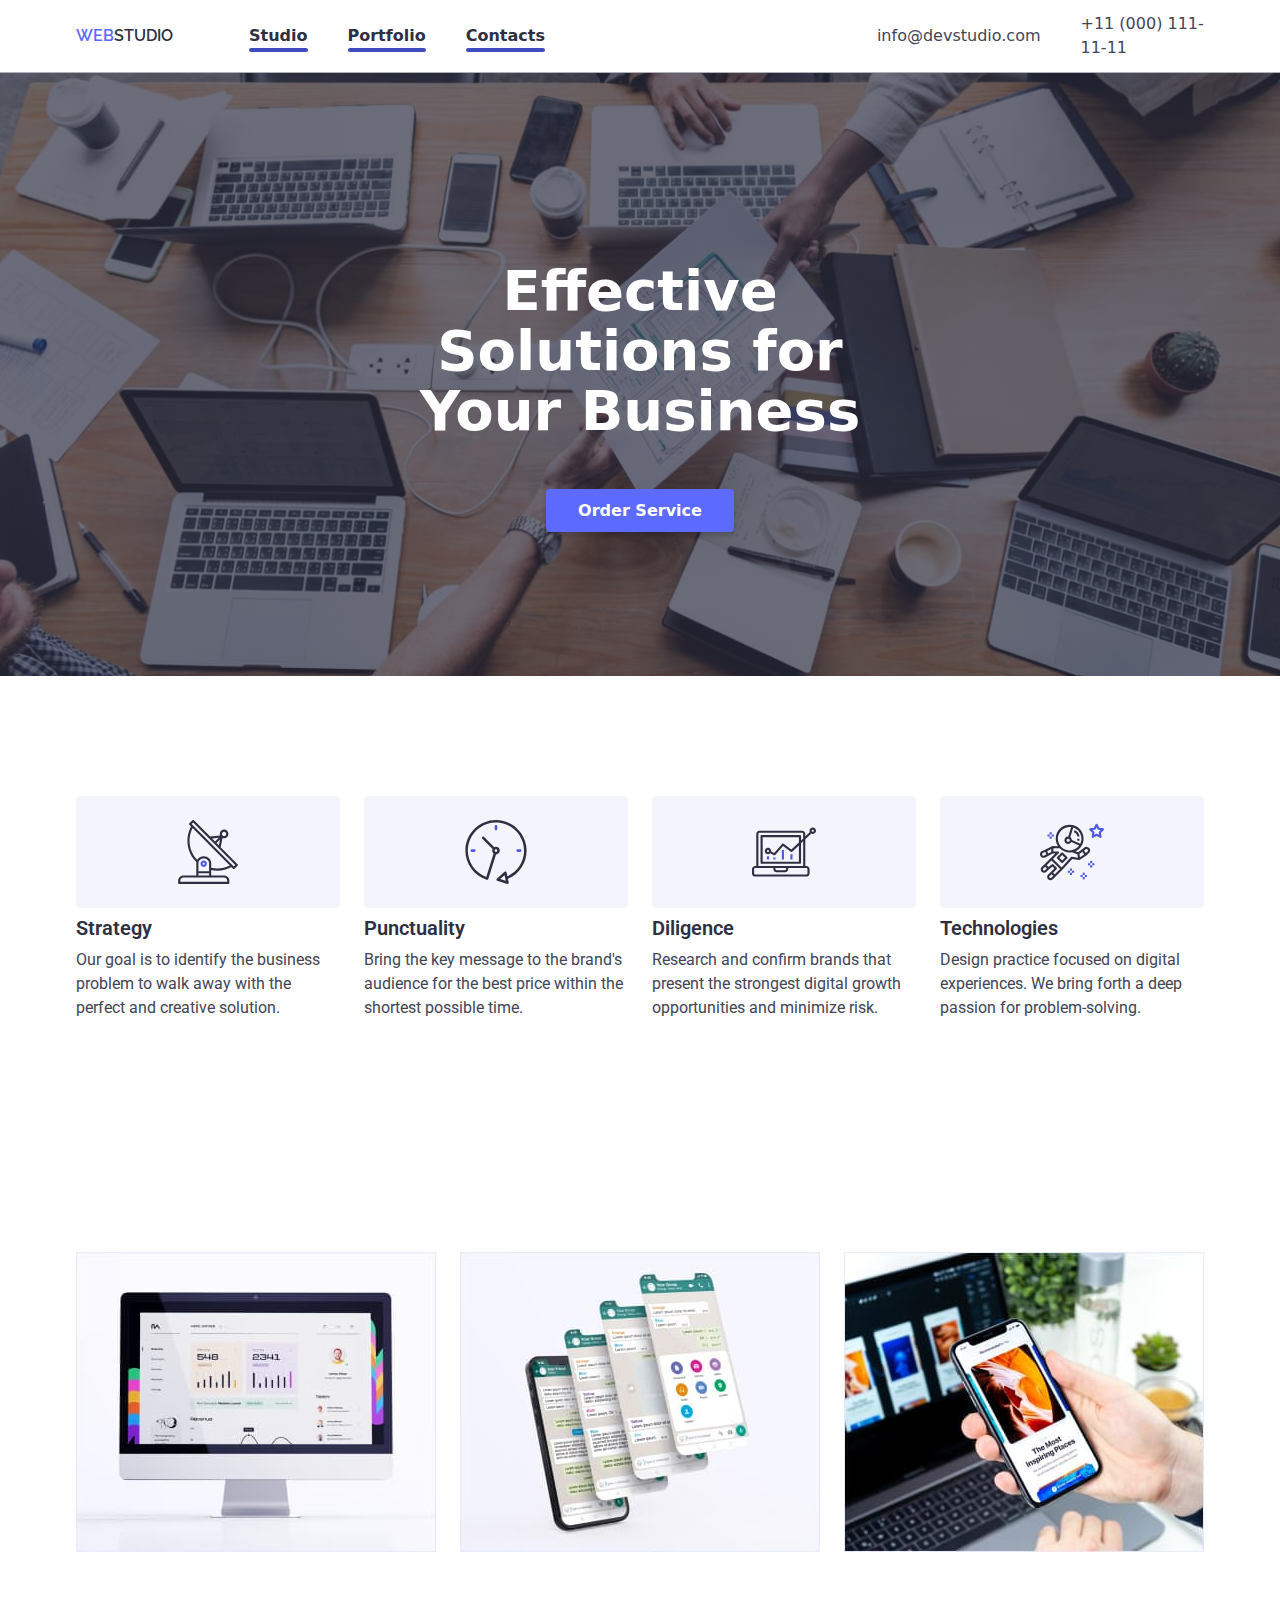
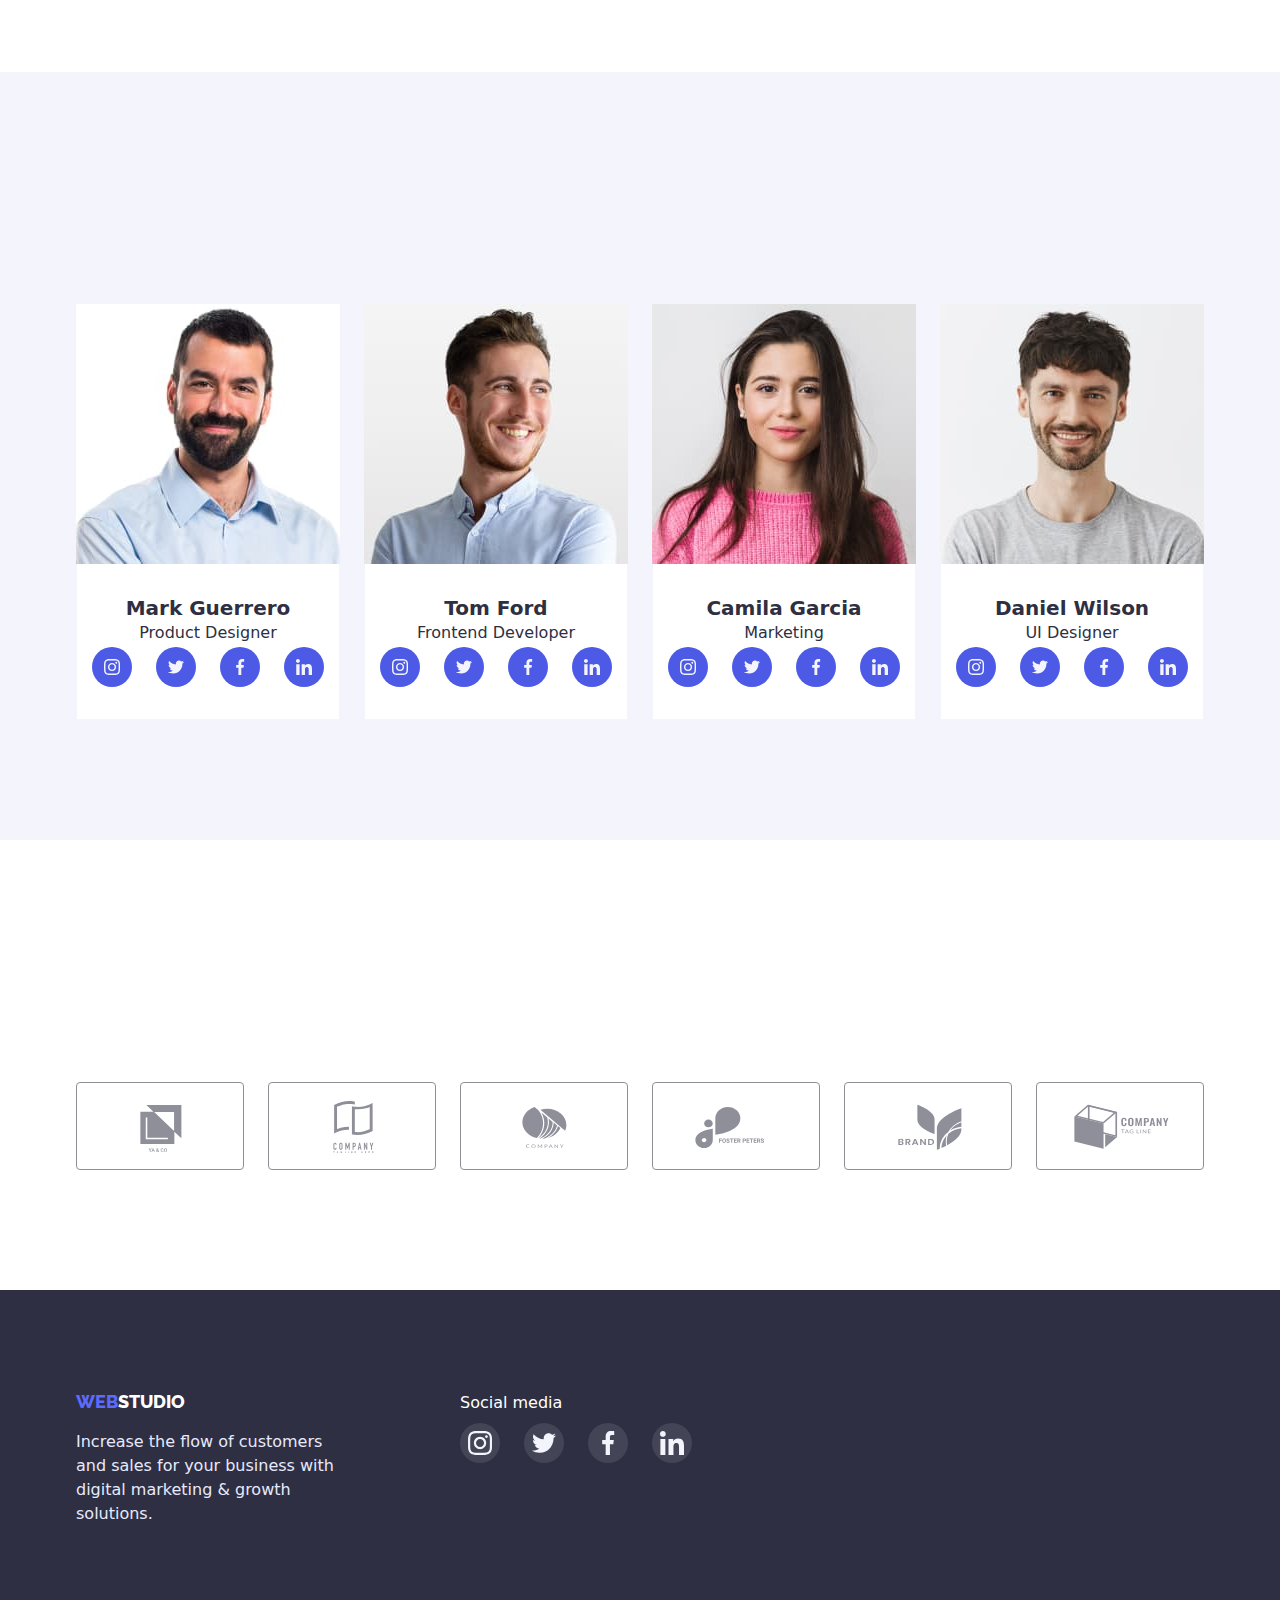
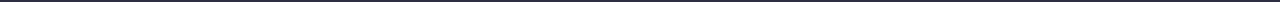
<file: index.html>
<!DOCTYPE html>
<html lang="en">
<head>
    <meta charset="UTF-8">
    <meta http-equiv="X-UA-Compatible" content="IE=edge">
    <meta name="viewport" content="width=device-width, initial-scale=1.0">
    <title>Main Page</title>
    <link rel="preconnect" href="https://fonts.googleapis.com"><link rel="preconnect" href="https://fonts.gstatic.com" crossorigin><link href="https://fonts.googleapis.com/css2?family=Raleway:wght@800&family=Roboto:wght@400;700&display=swap" rel="stylesheet">
    <link rel="stylesheet" href="./css/styles.css">
    <link rel="stylesheet" href="https://cdn.jsdelivr.net/npm/modern-normalize@1.1.0/modern-normalize.min.css">
    <link href="https://unpkg.com/aos@2.3.1/dist/aos.css" rel="stylesheet">
</head>
<body>
    <main>
        <header class=" header">
            <div class="container page-header-container ">
                <nav class="page-nav">
                    <a href="" class=" studio link page-header"><span class="web">Web</span>studio</a>
                    <ul class=" header-list list ">
                        <li class="header-list">
                            <a  class=" link page-header page-header-list caren" href="index.html "> Studio</a></li>
                        <li class="header-list">
                            <a class=" link page-header page-header-list caren" href=" portfolio.html "> Portfolio</a></li>
                        <li class="header-list">
                            <a class=" link page-header page-header-list caren" href="#contacts">Contacts</a></li>
            </ul>   
    </nav>
    <ul class="header-list">
        <li class="header-link">
           <a class="contacts page-header page-header-list" href="mailto:info@devstudio.com">info@devstudio.com</a></li>
       <li class="header-link">
           <a class="contacts2 page-header page-header-list" href="tel:+110001111111">+11 (000) 111-11-11</a></li>
   </ul> 
            </div> 
    </header> 
        <section class="sol " id="studio">
            <div class="container" >
            <h1 class="solutions-title">Effective Solutions for Your Business </h1>
                <button type="button" class="btn btn-list" data-modal-open>Order Service</button >
            </div>
            </section>
        <section class="skills-2">
            <div  class=" container">
            <h2 class="visual skills">Our skills</h2>
                    <ul class=" list-ul list"> 
                            <li class=""> 
                                <div class="box-1 rectangle">
                                        <svg class="foto-logo" width="64" height="64">
                                            <use href="./images/symbol-defs2.svg#icon-antenna-1-2-1"></use>
                                        </svg> 
                                    </div>
                            <h3 class="title-list">Strategy</h3>
                            <p class="text "> Our goal is to identify the business problem to walk away with the perfect and creative solution.</p> </li>
                                <li class="">
                                    <div class="box-1 rectangle">
                                    <svg class="foto-logo " width="64" height="64">
                                        <use href="./images/symbol-defs2.svg#icon-clock-1-2-1"></use>
                                    </svg>
                                </div>  
                                <h3  class="title-list ">Punctuality</h3>
                             <p class="text"> Bring the key message to the brand's audience for the best price within the shortest possible time.</p>  
                            </li>
                    <li class="">
                        <div class="box-1 rectangle">
                        <svg class="foto-logo" width="64" height="64">
                            <use href="./images/symbol-defs2.svg#icon-diagram-1-2-1"></use>
                        </svg>
                    </div>
                        <h3 class="title-list ">Diligence</h3>
                            <p class="text"> Research and confirm brands that present the strongest digital growth opportunities and minimize risk.</p>
                        </li>
                        <li class="">
                            <div class="box-1 rectangle">
                            <svg class="foto-logo " width="64" height="64">
                                <use href="./images/symbol-defs2.svg#icon-astronaut-1-2-1"></use>
                            </svg> </div>
                    <h3  class="title-list ">Technologies</h3>
                      <p class="text">Design practice focused on digital experiences. We bring forth a deep passion for problem-solving.</p>  
                    </li>
                </ul> 
        </div>
    </section>
           <section class="foto">
            <div class="container">
                <h2 class="kann-title" data-aos="fade-up-right">What are we doing</h2>
                <ul class="foto-list list">
                    <li class="foto-phone"><img src="./images/foto.jpg" alt="Laptop" width="360" height="300"></li>
                    <li class="foto-phone"><img src="./images/foto2.jpg" alt="Phones" width="360" height="300" ></li>
                    <li class="foto-phone"><img src="./images/foto3.jpg" alt="App in phone" width="360" height="300" ></li>
                </ul>
            </div>
            </section>
    <section class="team-title " >
        <div class="container">
   <h2 class="title-team " data-aos="fade-up-left" >Our Team </h2>
   <ul class="team-foto list ">
    <li class="team-title-foto"> 
        <img src="./images/foto4.jpg" alt="Product Designer" width="265" height="260">
     <div class="  empployees-card-contant-wrapper">
        <h3 class="name">Mark Guerrero</h3>
        <p class="work">Product Designer</p>
        <ul class="social list">
            <li class="social-media ">
                <a href="" class="social-link link">
                    <svg class="social-icon" width="16" height="16">
                        <use href="./images/defs.svg#icon-instagram"></use>
                    </svg>
                </a></li>
                <li class="social-media">
                    <a href="" class="social-link link">
                        <svg class=" social-icon" width="16" height="16">
                            <use href="./images/defs.svg#icon-twitter"></use>
                        </svg>
                    </a></li>
                <li class="social-media">
                    <a href="" class="social-link link">
                        <svg class=" social-icon" width="16" height="16">
                            <use href="./images/defs.svg#icon-facebook"></use>
                        </svg>  
                    </a></li>
                <li class="social-media ">
                    <a href="" class="social-link link">
                        <svg class=" social-icon" width="16" height="16">
                            <use href="./images/defs.svg#icon-linkedin"></use>
                        </svg> 
                    </a></li>
    </li>
</div>
       <li class="team-title-foto"><img src="./images/foto5.jpg" alt="Frontend Developer" width="265" height="260">
        <div class="empployees-card-contant-wrapper">
        <h3 class="name">Tom Ford</h3>
        <p class="work">Frontend Developer</p>
        <ul class="social list">
            <li class="social-media">
                <a href="" class="social-link link">
                <svg class="social-icon" width="16" height="16">
                    <use href="./images/defs.svg#icon-instagram"></use>
                </svg>
            </a></li>
            <li class="social-media">
                <a href="" class="social-link link">
                    <svg class=" social-icon" width="16" height="16">
                        <use href="./images/defs.svg#icon-twitter"></use>
                    </svg>
                </a></li>

            <li class="social-media">
                <a href="" class="social-link link">
                    <svg class=" social-icon" width="16" height="16">
                        <use href="./images/defs.svg#icon-facebook"></use>
                    </svg> 
                </a></li>
            <li class="social-media ">
                <a href="" class="social-link link">
                    <svg class=" social-icon" width="16" height="16">
                        <use href="./images/defs.svg#icon-linkedin"></use>
                    </svg> 
                </a></li>
        </ul>
    </div>
    </li> 
    <li class="team-title-foto"><img src="./images/foto6.jpg" alt="Marketing" width="265" height="260">
        <div class="empployees-card-contant-wrapper">
            <h3 class="name">Camila Garcia </h3>
            <p class="work">Marketing</p>
            <ul class="social list">
                <li class="social-media ">
                    <a href="" class="social-link link">
                        <svg class="social-icon" width="16" height="16">
                            <use href="./images/defs.svg#icon-instagram"></use>
                        </svg> 
                    </a></li>
                <li class="social-media">
                    <a href="" class="social-link link">
                        <svg class=" social-icon" width="16" height="16">
                            <use href="./images/defs.svg#icon-twitter"></use>
                        </svg>
                    </a></li>
                <li class="social-media">
                    <a href="" class="social-link link">
                        <svg class=" social-icon" width="16" height="16">
                            <use href="./images/defs.svg#icon-facebook"></use>
                        </svg>
                    </a></li>
                <li class="social-media">
                    <a href="" class="social-link link">
                        <svg class=" social-icon" width="16" height="16">
                            <use href="./images/defs.svg#icon-linkedin"></use>
                        </svg> 
                    </a></li>
            </ul>
        </div>
    </li>
    <li class="team-title-foto" ><img src="./images/foto7.jpg" alt="UI Designer" width="265" height="260">
        <div class="empployees-card-contant-wrapper">
            <h3 class="name">Daniel Wilson</h3>
            <p class="work">UI Designer</p>
            <ul class="social list">
                <li class="social-media">
                    <a href="" class="social-link link">
                        <svg class="social-icon" width="16" height="16">
                            <use href="./images/defs.svg#icon-instagram"></use>
                        </svg> 
                    </a></li>
                <li class="social-media">
                    <a href="" class="social-link link">
                        <svg class=" social-icon" width="16" height="16">
                            <use href="./images/defs.svg#icon-twitter"></use>
                        </svg>   
                    </a></li>
                <li class="social-media">
                    <a href="" class="social-link link">
                        <svg class=" social-icon" width="16" height="16">
                            <use href="./images/defs.svg#icon-facebook"></use>
                        </svg>
                    </a></li>
                <li class="social-media">
                    <a href="" class="social-link link">
                        <svg class=" social-icon" width="16" height="16">
                            <use href="./images/defs.svg#icon-linkedin"></use>
                        </svg>
                    </a></li>
            </ul>
       </div> 
    </li>
   </ul>
</div>
    </section>
    <section class="customers">
        <div class="container">
        <h2 class="customers-text" data-aos="fade-down-left">Customers</h2>
        <ul class="box list">
            <li class="logo">                                 
                <a href="" class="icone-link">
                <svg class=" logo-icon" width="104" height="56">
                    <use href="./images/symbol-defs.svg#icon-Logo"></use>
                </svg>
            </a></li>
            <li class="logo">
                <a href="" class="icone-link">
                    <svg class=" logo-icon"  width="104" height="56">
                        <use href="./images/symbol-defs.svg#icon-Logo2"></use>
                    </svg>
                </a></li>
            <li class="logo">
                <a href="" class="icone-link">
                    <svg class=" logo-icon" width="104" height="56" >
                        <use href="./images/symbol-defs.svg#icon-Logo3"></use>
                    </svg>
                </a>
            </li>
            <li class="logo">
                <a href="" class="icone-link">
                    <svg class=" logo-icon"  width="104" height="56">
                        <use href="./images/symbol-defs.svg#icon-Logo4"></use>
                    </svg>
                </a>
            </li>
            <li class="logo">
                <a href="" class="icone-link">
                    <svg class=" logo-icon"  width="104" height="56">
                        <use href="./images/symbol-defs.svg#icon-Logo5"></use>
                    </svg>
                </a>
            </li>
            <li class="logo">
                <a href="" class="icone-link">
                    <svg class=" logo-icon" width="104" height="56" >
                        <use href="./images/symbol-defs.svg#icon-Logo6"></use>
                    </svg>
                </a>
            </li>
        </ul>
    </div>
    </section>
    </main>
    <footer class="footer " id="contacts">
        <div class="container footer-container">
           <div class="div">
            <a class="studio-footer link footer-end list " href=""><span class="web2">Web</span>studio</a></li>
        <p class="end-text">Increase the flow of customers and sales for your business with digital marketing & growth solutions.</p>
    </div>
        <div class="footer-div">
        <p class="media">Social media</p>
        <ul class="box-icone2 list ">
            <li class="box-icone">
            <a href="" class="box-icone-a">
                <svg class=" media-icone-a" width="24" height="24" >
                    <use href="./images/defs.svg#icon-instagram"></use>
                </svg>
            </a></li>
        <li class="box-icone">
             <a href="" class="box-icone-a">
             <svg class=" media-icon" width="24" height="24">
                <use href="./images/defs.svg#icon-twitter"></use>
            </svg>
        </a></li>
        <li class="box-icone">
             <a href="" class="box-icone-a">
                <svg class=" media-icon" width="24" height="24">
                    <use href="./images/defs.svg#icon-facebook"></use>
                </svg>
             </a></li>
             <li class="box-icone">
                <a href="" class="box-icone-a">
                    <svg class=" media-icon" width="24" height="24">
                        <use href="./images/defs.svg#icon-linkedin"></use>
                    </svg>
                </a></li>
    </ul> 
</div>
    </div>
    </footer>
    <div class="backdrop is-hidden" data-modal >
        <div class="modal">
            <button type="button" class="modal-button" data-modal-close >
                <a href="" class="icon-a">
                <svg class="" width="8" height="8" >
                    <use href="./images/x.svg#icon-close-black-18dp-2-1-1"  ></use>
                </svg>
            </button>
            <p class="modal-title2 list link">Leave your contacts and we will call you back</p>
            <form class="form">
                <input type="text" class="modal-input">
                <input type="text" class="modal-input">
                <input type="text" class="modal-input">
            </form>
        </div>
    </div>
</body> 
<script src="https://unpkg.com/aos@2.3.1/dist/aos.js"></script>
<script>
AOS.init();
</script>
<script src="./js/modal.js"></script>
</html>
</file>
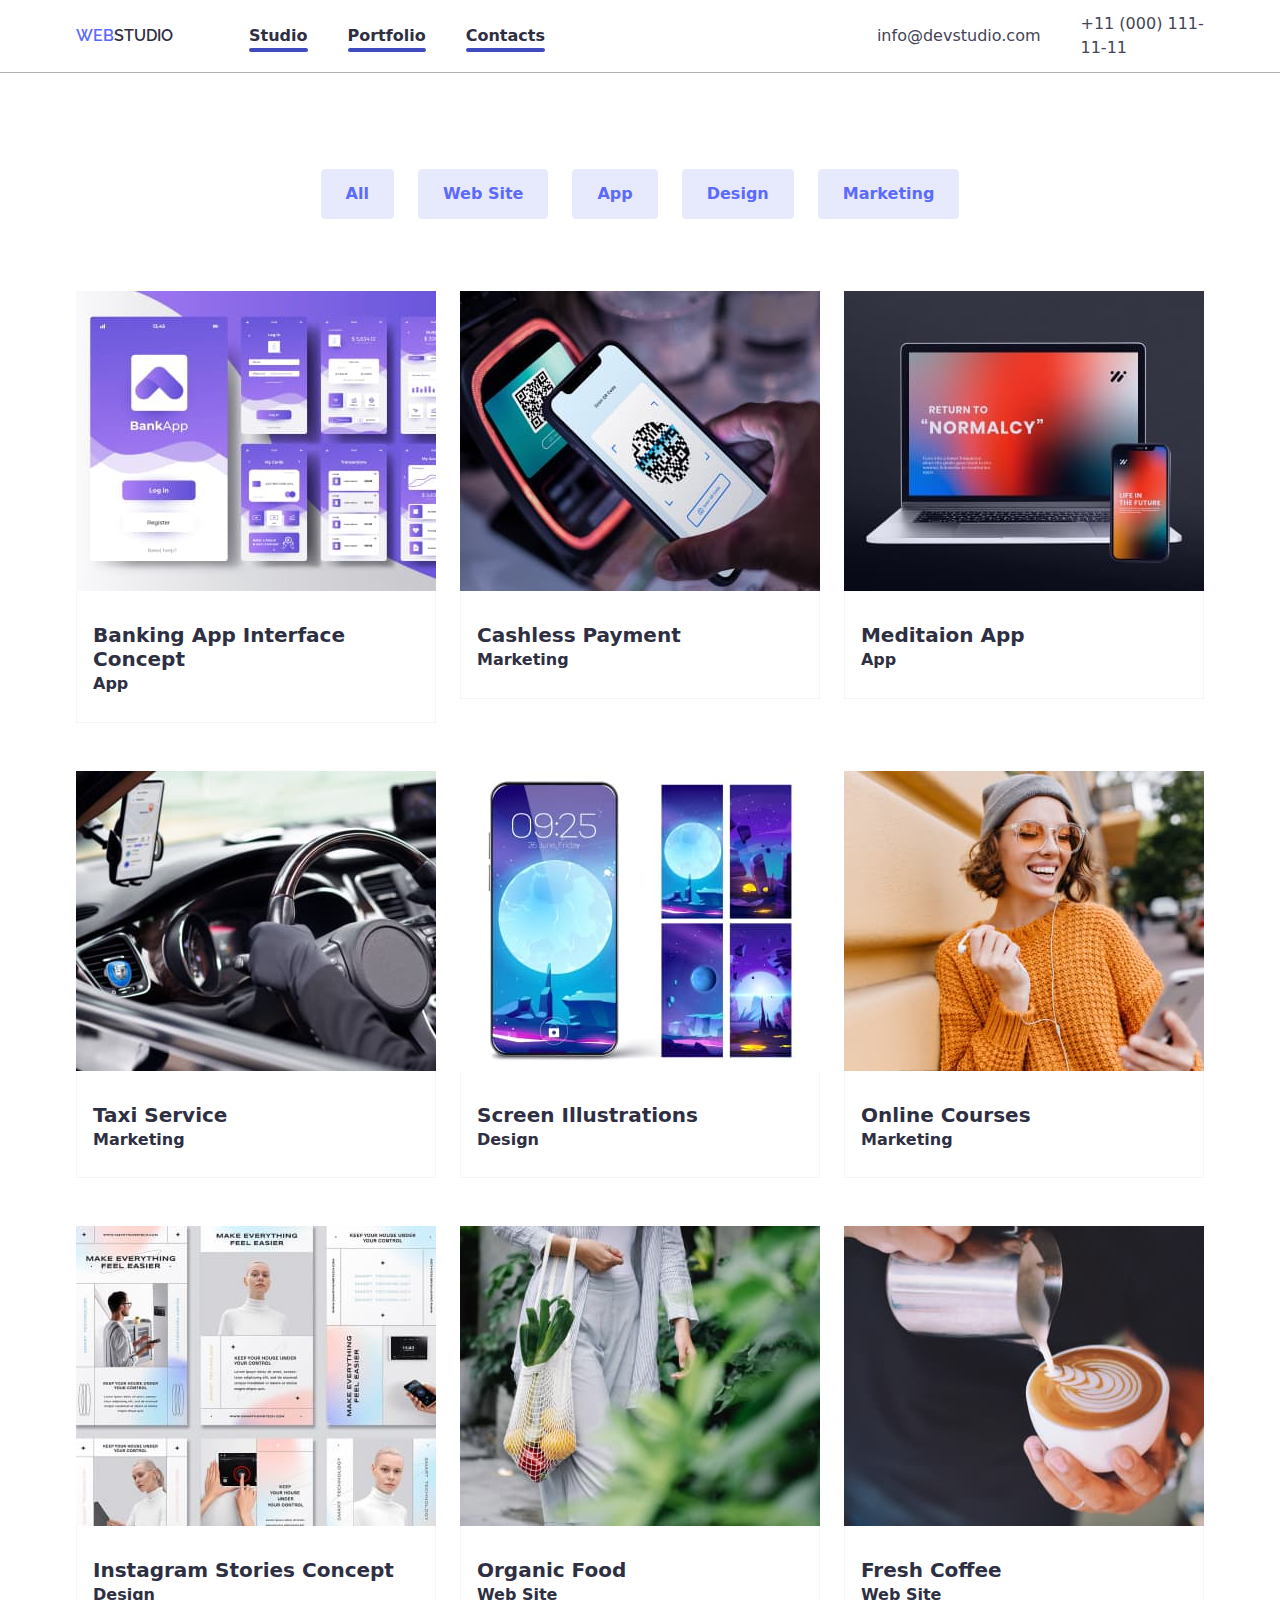
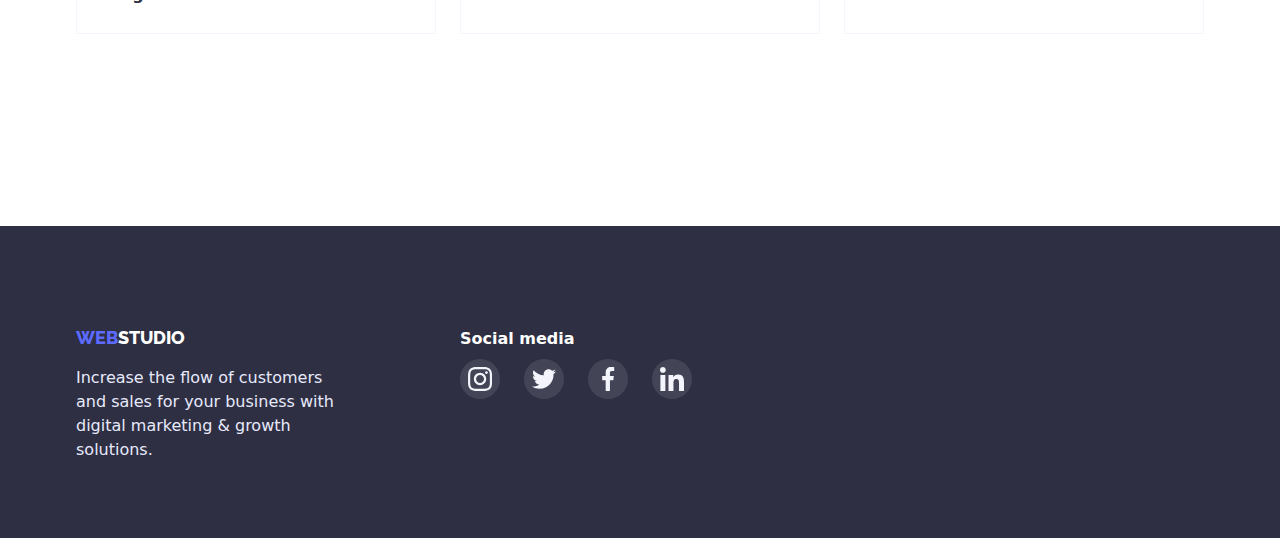
<file: portfolio.html>
<!DOCTYPE html>
<html lang="en">
<head>
    <meta charset="UTF-8">
    <meta http-equiv="X-UA-Compatible" content="IE=edge">
    <meta name="viewport" content="width=device-width, initial-scale=1.0">
    <title>Portfolio</title>
    <link rel="preconnect" href="https://fonts.googleapis.com"><link rel="preconnect" href="https://fonts.gstatic.com" crossorigin><link href="https://fonts.googleapis.com/css2?family=Raleway:wght@800&family=Roboto:wght@400;700&display=swap" rel="stylesheet">
    <link rel="stylesheet" href="./css/styles.css">
    <link rel="stylesheet" href="https://cdn.jsdelivr.net/npm/modern-normalize@1.1.0/modern-normalize.min.css">
</head>
<body>
    <header class="page-header-container header">
        <div class="container" style='display:flex;'>
            <nav class="page-nav">
                <a href="" class=" studio link page-header"><span class="web">Web</span>studio</a>
                <ul class=" header-list list ">
                    <li class="header-list">
                        <a  class=" link page-header page-header-list caren" href="index.html "> Studio</a></li>
                    <li class="header-list">
                        <a class=" link page-header page-header-list caren" href=" portfolio.html "> Portfolio</a></li>
                    <li class="header-list">
                        <a class=" link page-header page-header-list caren"  href="#contacts">Contacts</a></li>
                </ul>
            </nav>
            <ul class="header-list list ">
                <li class=" header-link">
                    <a class=" contacts page-header page-header-list" href="mailto:info@devstudio.com">info@devstudio.com</a></li>
                <li class=" header-link">
                    <a class=" contacts2 page-header page-header-list" href="tel:+110001111111">+11 (000) 111-11-11</a></li>
            </ul>
        </div>
            </header>
    <main>
    <section class="portfolio">
        <div class="container">
            <h1 class="button3 visual " id="portfolio">Button</h1>
            <ul class="list-button button2">
           <li><button type="button" class=" button button-list ">All</button></li>
           <li><button type="button" class=" button button-list ">Web Site</button></li>
          <li><button type="button" class=" button  button-list ">App</button></li> 
          <li><button type="button" class=" button  button-list ">Design</button></li> 
           <li><button type="button" class=" button button-list ">Marketing</button></li>
       </ul>
       <ul class=" team-foto-list list foto-team " >
        <li class=" team-title-foto ">
            <a href="" class="link team-title-foto1">
                <img src="./portfolio-images/foto.jpg" alt="Banking " width="360" height="300">
           <div class="empployees-card-contant2" >
            <h2  class=" name">Banking App Interface Concept</h2>
            <p class=" work">App</p>
           </div>
        </a>
        </li>
        <li class="team-title-foto">
            <div class="foto-text-wrap">
                <a href="" class="link foto-text-a team-title-foto1">
                    <img src="./portfolio-images/phone.jpg" alt="phone" width="360" height="300">
                    <p class="foto-text0">14 Stylish and User-Friendly App Design Concepts · Task Manager App · Calorie Tracker App · Exotic Fruit Ecommerce App · Cloud Storage App</p>
                </div>
                    <div class="empployees-card-contant2">
                        <h2 class="name">Cashless Payment</h2>
                        <p class="work" >Marketing</p>
                    </div>
    
            
        </a>
        </li>
        <li class=" team-title-foto ">
            <a href="" class="link team-title-foto1">
            <img src="./portfolio-images/Laptop.jpg" alt="Meditaion App" width="360" height="300">
            <div  class="empployees-card-contant2">
                <h2 class="name">Meditaion App</h2>
                <p class="work">App</p>
            </div>
        </a>
        </li>
        <li class="team-title-foto ">
            <a href="" class="link team-title-foto1">
            <img src="./portfolio-images/taxi.jpg" alt="Taxi" width="360" height="300">  
            <div class="empployees-card-contant2" >
                <h3 class="name">Taxi Service</h3>
                <p class="work">Marketing</p>
            </div>
        </a>
        <li class="team-title-foto " >
            <a href="" class="link team-title-foto1">
            <img src="./portfolio-images/screen.jpg" alt="Screen" width="360" height="300">
           <div class="empployees-card-contant2">
            <h3 class="name">Screen Illustrations</h3>
            <p class="work" >Design</p>
           </div>
        </a>
        </li>
        <li class="team-title-foto ">
            <a href="" class="link team-title-foto1 ">
            <img src="./portfolio-images/online.jpg" alt="Online Courses" width="360" height="300">
           <div class="empployees-card-contant2" >
            <h3 class="name">Online Courses</h3>
            <p class="work">Marketing</p>
           </div>
        </a>
        </li>
        <li class="team-title-foto ">
            <a href="" class="link team-title-foto1">
            <img src="./portfolio-images/instagram.jpg" alt="Instagram Stories" width="360" height="300">
         <div class="empployees-card-contant2">  
            <h3 class="name">Instagram Stories Concept</h3>
           <p class="work">Design</p>
        </div>
    </a>
    </li>
        <li class="team-title-foto ">
            <a href="" class="link team-title-foto1">
            <img src="./portfolio-images/organic.jpg" alt="Organic Food" width="360" height="300">
            <div class="empployees-card-contant2" >
                <h3 class="name" >Organic Food</h3>
                <p class="work">Web Site</p>
            </div>
        </a>
        </li>
        <li class="team-title-foto ">
            <a href="" class="link team-title-foto1">
            <img src="./portfolio-images/coffee.jpg" alt="Fresh Coffee" width="360" height="300"> 
            <div class="empployees-card-contant2" >
                <h3 class="name" >Fresh Coffee</h3>
                <p class="work">Web Site</p>
            </div>
        </a>
        </li>   
    </ul>     
</div>  
</section>
</main>  
<footer class="footer " id="contacts">
    <div class="container footer-container">
       <div class="div">
        <a class=" studio-footer link footer-end list " href=""><span class="web2">Web</span>studio</a></li>
    <p class="end-text">Increase the flow of customers and sales for your business with digital marketing & growth solutions.</p>
</div>
    <div class="footer-div">
    <h3 class="media">Social media</h3>
    <ul class="box-icone2 list ">
        <li class="box-icone">
            <a href="" class="box-icone-a">
            <svg class=" media-icone-a" width="24" height="24" >
                <use href="./images/defs.svg#icon-instagram"></use>
            </svg>
        </a></li>
    <li class="box-icone">
         <a href="" class="box-icone-a">
         <svg class=" media-icon" width="24" height="24">
            <use href="./images/defs.svg#icon-twitter"></use>
        </svg>
    </a></li>
    <li class="box-icone">
         <a href="" class="box-icone-a">
            <svg class=" media-icon" width="24" height="24">
                <use href="./images/defs.svg#icon-facebook"></use>
            </svg>
         </a></li>
         <li class="box-icone">
            <a href="" class="box-icone-a">
                <svg class=" media-icon" width="24" height=24">
                    <use href="./images/defs.svg#icon-linkedin"></use>
                </svg>
            </a></li>
</ul>
</div>
</div>
</footer>
</body>
</html>
</file>
<file: css/styles.css>
:root{
    --title-color : #2E2F42;
    --typle-color:#5c6afd;
    --while-color:#FFFFFF;
    --typle2-color:#434455;
    --while2-color:#E7E9FC;
    --while3-color:#F4F4FD;
    --blue-color:#4D5AE5;
    --title2-color:#AFB1B8;
    --title3-color:#8E8F99;
    --title4-color:#E5E5E5;
    --blue2-color:#404BBF;
    --green:#31D0AA;
}

h1,
h2,
h3,
p{
margin-top: 0%;
margin-bottom: 0%;
}

ul{
margin-top: 0%;
margin-bottom: 0%;
padding-left: 0%;
}
img{
display: block;
width: 100%;
height: auto;
}
.container{
width: 1158px;
margin-left: auto;
margin-right: auto;
padding-left: 15px;
padding-right: 15px;
}
/*-------------HEADER-------------- */
.header{
background:var(--while-color);
border-bottom: 1px solid var(--title2-color);
}
.element.style{
    display: flex;
}
.studio{
   margin-right: 76px;
}
.page-header-container{
    display: flex;
    align-items: center;
}
.page-nav{
    display:flex;
    align-items: center;
}
.header-list{
    display: flex;
    align-items: center; 
    gap: 40px;
    color: transparent;
    transition: color 300ms linear ;
    margin-left: auto;
    }
.caren{
    position: relative;
}
.caren::after{
    content:'' ;
    position: absolute;
    width: 100%;
    height: 4px;
    display: block;
    background-color:var(--blue2-color);
    left: 0;
    border-radius: 2px;
}
.contacts{
    margin-left: 332px;
}

body{
    color:var(--title-color) ;
    font-family: 'Roboto',sans-serif;
}
.web{
    color: var(--typle-color);
    text-transform: uppercase; 
    font-family: Raleway;
}
.studio{
    color:var(--title-color);
    text-transform: uppercase; 
    font-family: Raleway;
}
/*---------------BUTTON------------ */
.page-header{
    padding-top: 24px;
    padding-bottom: 24px;
}
.header-list :hover,
.header-list:focus{
color:var(--blue-color);
}

/* --------HEADER-------- */
.link{
    font-size: 16px;
    line-height:calc(24/16);
    color:var(--title-color);
    font-weight: 600;
}
.contacts{
    font-size: 16px;
    line-height:calc(24/16);
    color:var(--typle2-color);
    text-decoration: none;
    margin-right: auto;

}
.contacts2{
    font-size: 16px;
    line-height:calc(24/16);
    color:var(--typle2-color);
    text-decoration: none;
    margin-left: auto;
    margin-right: auto; 
}
/*------------------SKILLS-------------*/
.rectangle{
    border-radius: 4px;
    border: 1px solid var(--while3-color);
    display: block;
    width: 264px;
    gap: 24px;
    background-color: var(--while3-color);
    margin-bottom: 8px;
}
.skills-2{
    padding-top: 120px;
}
/*--------------STUDIO---------- */
.box-media{
    border-radius: 4px;
    background-color: var(--while3-color);
    width: 264px;
    height: 112px;
    gap: 24px;
    justify-content: center;
    display: flex;
}
.box-1{
    height: 112px;
    width: 264px;
    display: flex;
    align-items: center;
    justify-content: center;
}
.sol{
    padding-top:188px ;
    padding-bottom:188px;
    margin-left: auto;
    margin-right: auto;
    max-width: 1440px;
    height: 603px;
    background-image: linear-gradient(rgba(46, 47, 66, 0.7),rgba(46, 47, 66, 0.7)), url('../images/office.jpg');
    background-size:cover;
    background-position: center;
    background-repeat:no-repeat ;
    background-color: var(--title-color);
}
.foto-text0{
position: absolute;
top: 0;
font-size: 16px;
font-weight: 400px;
line-height: 2,4;
color: var(--while-color);
padding: 40px;
background-color: var(--blue-color);
height: 100%;
transform:translateY(100%);
transition: transform 300ms linear;
overflow:auto;
}
.team-title-foto:hover .foto-text0{
    transform:translateY(0);
}
.foto-text-wrap{
    position: relative;
    overflow: hidden;
}
.foto-list{
    display: flex;
    gap: 24px;
}
.solutions-title{
    font-size: 56px;
    line-height:calc(60/56);
    color:var(--while-color);
    width: 492px;
    margin-left:auto;
    margin-right: auto;
    text-align: center;
}
/*-------------BUTTON------------- */
.btn{
      padding-top:12px; ;
      padding-bottom: 12px;
      padding-left:32px;
      padding-right: 32px;
    font-family:inherit;
        font-size: 16px;
        line-height: calc(19/16);
        cursor: pointer;
}
.btn{
    background-color: var(--typle-color); 
    color:var(--while-color);
    margin-top: 48px;
    margin-left: auto;
    margin-right: auto;
    display: block;
    box-shadow: 0px 4px 4px rgba(0, 0, 0, 0.15);
    border-radius: 4px;
    font-weight: 600;
    border: none;
}
.button-list:hover,
.button-list:focus{  
    background-color:var(--blue2-color);
    box-shadow: 0px 1px 6px rgba(46, 47, 66, 0.08), 0px 1px 1px rgba(46, 47, 66, 0.16), 0px 2px 1px rgba(46, 47, 66, 0.08);
    color: var(--while-color);
    border-color: var(--blue2-color);
}
.button{
    padding-top: 12px;
    padding-bottom: 12px;
    padding-left: 24px;
    padding-right: 24px;
    font-family: inherit;
    font-size: 16px;
    line-height: calc(24/16);
    cursor: pointer;
    background: var(--while2-color);
    color:var(--typle-color);
    border: 1px solid var(--while2-color);
    border-radius: 4px;
    font-weight: 600;
    transition: background-color 300ms linear;
    transition: box-shadow 300ms linear;
    transition: color 300ms linear;
    transition: border-color 300ms linear;
}

.list-button{
    display: flex;
    list-style: none;
    gap: 24px;
    justify-content: center;
    margin-bottom: 72px;
}
    /*------------PORTFOLIO------------- */
.visual{
        position: absolute;
        width: 1px;
        height: 1px;
        margin: -1px;
        border: 0;
        padding: 0;
        white-space:nowrap;
        clip-path: inset(100%);
        clip: rect(0 0 0 0);
        overflow: hidden;
    }
    /* ---------BUTTON--------- */
.button3{
        position: absolute;
        width: 1px;
        height: 1px;
        margin: -1px;
        border: 0;
        padding: 0;
        white-space:nowrap;
        clip-path: inset(100%);
        clip: rect(0 0 0 0);
        overflow: hidden; 
    }
.btn-list:focus,
.btn-list:hover{
    background-color: var(--blue2-color);
    color:var(--while-color) ;
    }
.btn-list{
    transition:background-color 300ms linear ;
    transition: color 300ms linear;
}
    /* --------------STUDIO---------- */
.list-ul{
 padding: 0%;
 margin: 0;
display: flex;
gap: 24px;
}
.st-list{
    margin-right: 24px;
    display: block;
}
.st-list2{
    margin-right: auto;
    display:block;
}
.list-ul>.st-list{
    outline: 1px solid var(--while-color)   
}
.title-team{
        font-size: 36px;
        line-height: calc(40/36);
        color:var(--title-color);
        margin-bottom: 72px;
        margin-left:auto;
        margin-right: auto;
        text-align: center;
    }
.title-list{
        font-family: Roboto;
        font-weight: 600;
        font-size: 20px;
        line-height:calc(24/20);
        color:var(--title-color);
        margin-bottom:8px;
    }
.text{
        font-size: 16px;
        line-height:calc(24/16);
        color:var(--typle2-color);
        font-family:'Roboto';
        font-weight: 400;
        width: 264px;
    }
.foto{
        padding-top:120px ;
        padding-bottom: 120px;
    }
    /*-----------LIST-------- */
.list{
    list-style: none;
}
.foto-logo{
    justify-content: center;
    align-items: center;
    display: flex;
}
.link{
    text-decoration: none;
    display: block;
}
/* FOTO */
.kann-title{
    font-size: 36px;
    line-height:calc(40/36) ;
    color: var(--title-color);
    text-transform: capitalize;
    margin-bottom: 72px;
    margin-left:auto ;
    margin-right:auto;
    text-align: center;
}
/*---------CONTACTS-----------*/
.empployees-card-contant-wrapper{
border: 1px solid var(--while3-color);
background-color: var(--while-color);
border-top: none;
padding-top:32px;
padding-bottom: 32px;
text-align: center;
}
.icone-link{
    display: flex;
    width:100%;
    height: 100%;
    justify-content: center;
    align-items: center;
    border-radius: 4px;
    border: 1px solid var(--title3-color);
    fill: var(--title3-color);
    transform: transition border-color 300ms linear;
}
.icone-link:hover,
.icone-link:focus{
border-color: var(--blue2-color);
fill: var(--blue2-color);
}
.empployees-card-contant2{
    border: 1px solid var(--while3-color);
    background-color: var(--while-color);
    border-top: none;
    padding-top:32px;
    padding-bottom: 32px;
    padding-left: 16px;  
}
.footer-container{
    display: flex;
}
.team-title{
    background:var(--while3-color);
    padding-top:120px;
    padding-bottom:120px;
    margin-left: auto;
    margin-right: auto;
}
.team-foto{
display: flex;
gap: 24px;
}
.team-foto-list{
    display: flex;
    gap: 48px 24px;
    flex-wrap: wrap;
}
.foto-team{
    margin-bottom: 120px;
}
.team-title-foto{
    font-size: 36px;
    line-height:calc(40/36);
    color:var(--title-color);
    width: calc((100% - 48px)/ 3);
}
team-title-foto1{
    transition: box-shadow 300ms linear;
}
.team-title-foto1:hover,
.team-title-foto1:focus{
    box-shadow: 0px 1px 6px rgba(46, 47, 66, 0.08), 0px 1px 1px rgba(46, 47, 66, 0.16), 0px 2px 1px rgba(46, 47, 66, 0.08);
}
.title-foto{
    font-size: 36px;
    line-height:calc(40/36);
    color:var(--title-color);
    margin-bottom: 48px;
    margin-right: 24px;

}
.card{
    margin-bottom: 120px;
}
.empployees-card-contant{
    border: 1px solid var(--while3-color);
background-color: var(--while-color);
border-top: none;
padding: 32px,16px,32px,26px;
}
.team{
    background-color:var(--while-color);
}
.name{
    font-size: 20px;
    line-height:calc(24/20);
    color:var(--title-color);
}
.work{
    font-size: 16px;
    line-height: calc(16/24);
    color:var(--title-color) ; 
    margin-top: 8px;
}
/*--------------------CUSTOMERS------------- */
.customers{
    background-color: var(--while-color);
    padding-top:130px ;
    padding-bottom: 120px;
}
.customers-text{ 
    font-size: 36px;
    line-height: calc(40/36);
    color:var(--title-color);
    margin-left:auto;
    margin-right: auto;
    text-align: center;
    margin-bottom: 72px;
}
.box{
display: flex;
gap: 24px;
}
.logo{
    width:calc((100% - 120px) / 6) ;
    height: 88px;
   
}
/*---------------------TEAM-------------------*/
.social{
    display: flex;
    gap: 24px;
    justify-content: center;
    margin-top: 8px;
}
.social-media{
width: 40px;
height: 40px;
}
.social-icon{
    align-items: center;
    justify-content: center;
}
.social-link{
    width: 100%;
    height: 100%;
    background-color: var(--blue-color);
    border-radius: 50%;
    display: flex;
   justify-content: center;
   align-items: center;
    cursor: pointer;
    transition: background-color 300ms linear;
    }
.social-link:hover,
.social-link:focus{
background-color: var(--blue2-color);
}
/*--------------------PORTFOLIO-------------*/
.portfolio{
    padding-bottom:72px;
    padding-top: 96px;
}
/*----------FOOTER---------- */
.footer{
    background-color:var(--title-color);
    padding-top:100px;
    padding-bottom:100px ;
    margin-left: auto;
    margin-right: auto;
}
.web2{
    color: var(--typle-color);
    text-transform: uppercase; 
    font-family: Raleway;
}
.studio-footer{
    color: var(--while-color);
    font-size: 18px;
    line-height: calc(24/18);
    font-weight: 800;
    text-transform: uppercase; 
    font-family: Raleway;
}
.end-text{
    font-size: 16px;
    line-height:calc(24/16);
    color:var(--while2-color) ;
     width: 264px;
     height:72px;
     margin-top: 16px;
    
}
.media{
font-size: 16px;
line-height:calc(24/16);
color: var(--while-color);
}
.box-icone2{
    display: flex;
    gap: 16px;
    margin-left: auto;
    margin-right: auto; 
}
.box-icone2{
    display: flex;
     gap: 24px;
    margin-top: 8px;
}
.box-icone{
    width: 4opx;
    height: 40px;
}
.box-icone-a{
    width: 40px;
    height: 40px;
    background-color:rgba(255, 255, 255, 0.1);
    border-radius: 50%;
    display: flex;
    align-items: center;
    justify-content: center;
    cursor: pointer;
    transition: background-color 300ms linear;
    fill: var(--title3-color);
}
.box-icone-a:focus,
.box-icone-a:hover{
background-color:var(--green) ;
}
.media-icon :hover,
.media-icon :focus{
color: var(--blue2-color);
}
.footer-container{
    align-items: baseline;
}
.div{
    margin-right: 120px;
}
.backdrop{
    position: fixed;
    top: 0;
    width: 100%;
    height: 100%;
    background-color: rgba(0, 0, 0, 0.671);
    transition: opacity 500ms linear,visibility 500ms linear;
}
.modal{
    position: absolute;
    top: 50%;
    left: 50%;
    width: 408px;
    min-height:576px ;
    background-color: var(--while-color);
    border-radius: 4px;
    transform: translate(-50%,-50%) scale(1) rotate(0);
    transition: transform 500ms linear;
}
.backdrop.is-hidden.modal{
    transform: translate(-50%,-50%) scale(0) rotate(-360de);
}
.modal-button{
    position: absolute;
    right: 10px;
    top: 10px;
    width: 24px;
    height: 24px;
    background-color: var(--title4-color);
    border-radius: 50%;
    color: none;
    cursor: pointer;
    border: none;
}
.is-hidden{
    opacity: 0;
    visibility: hidden;
    pointer-events: none;
}
.page-header-link{
    position: relative;
}
.modal-title2{
    font-size: 16px;
    line-height: calc(24px/16px);
    font-weight: 500;
    color: var(--title-color);
    text-align: center;
}
.modal-input{
width: 360px;
height: 40px;
}
</file>
